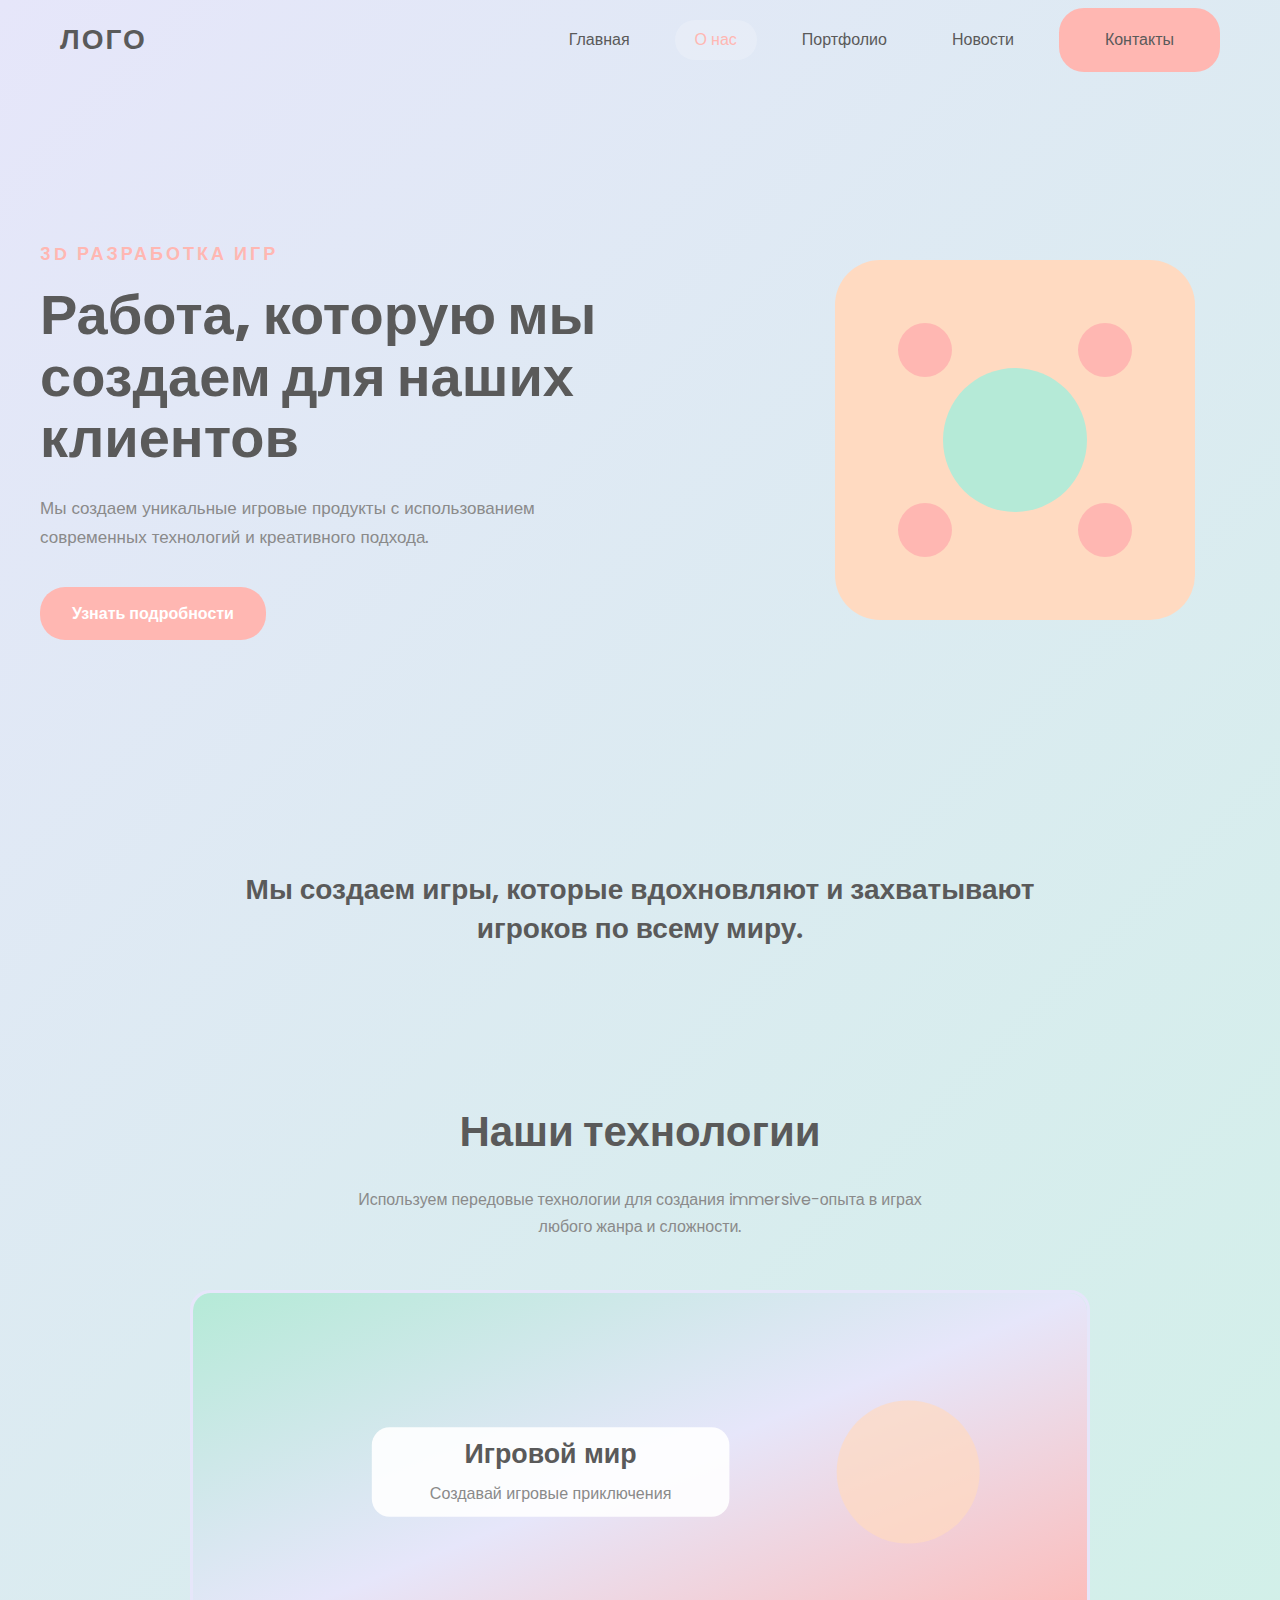
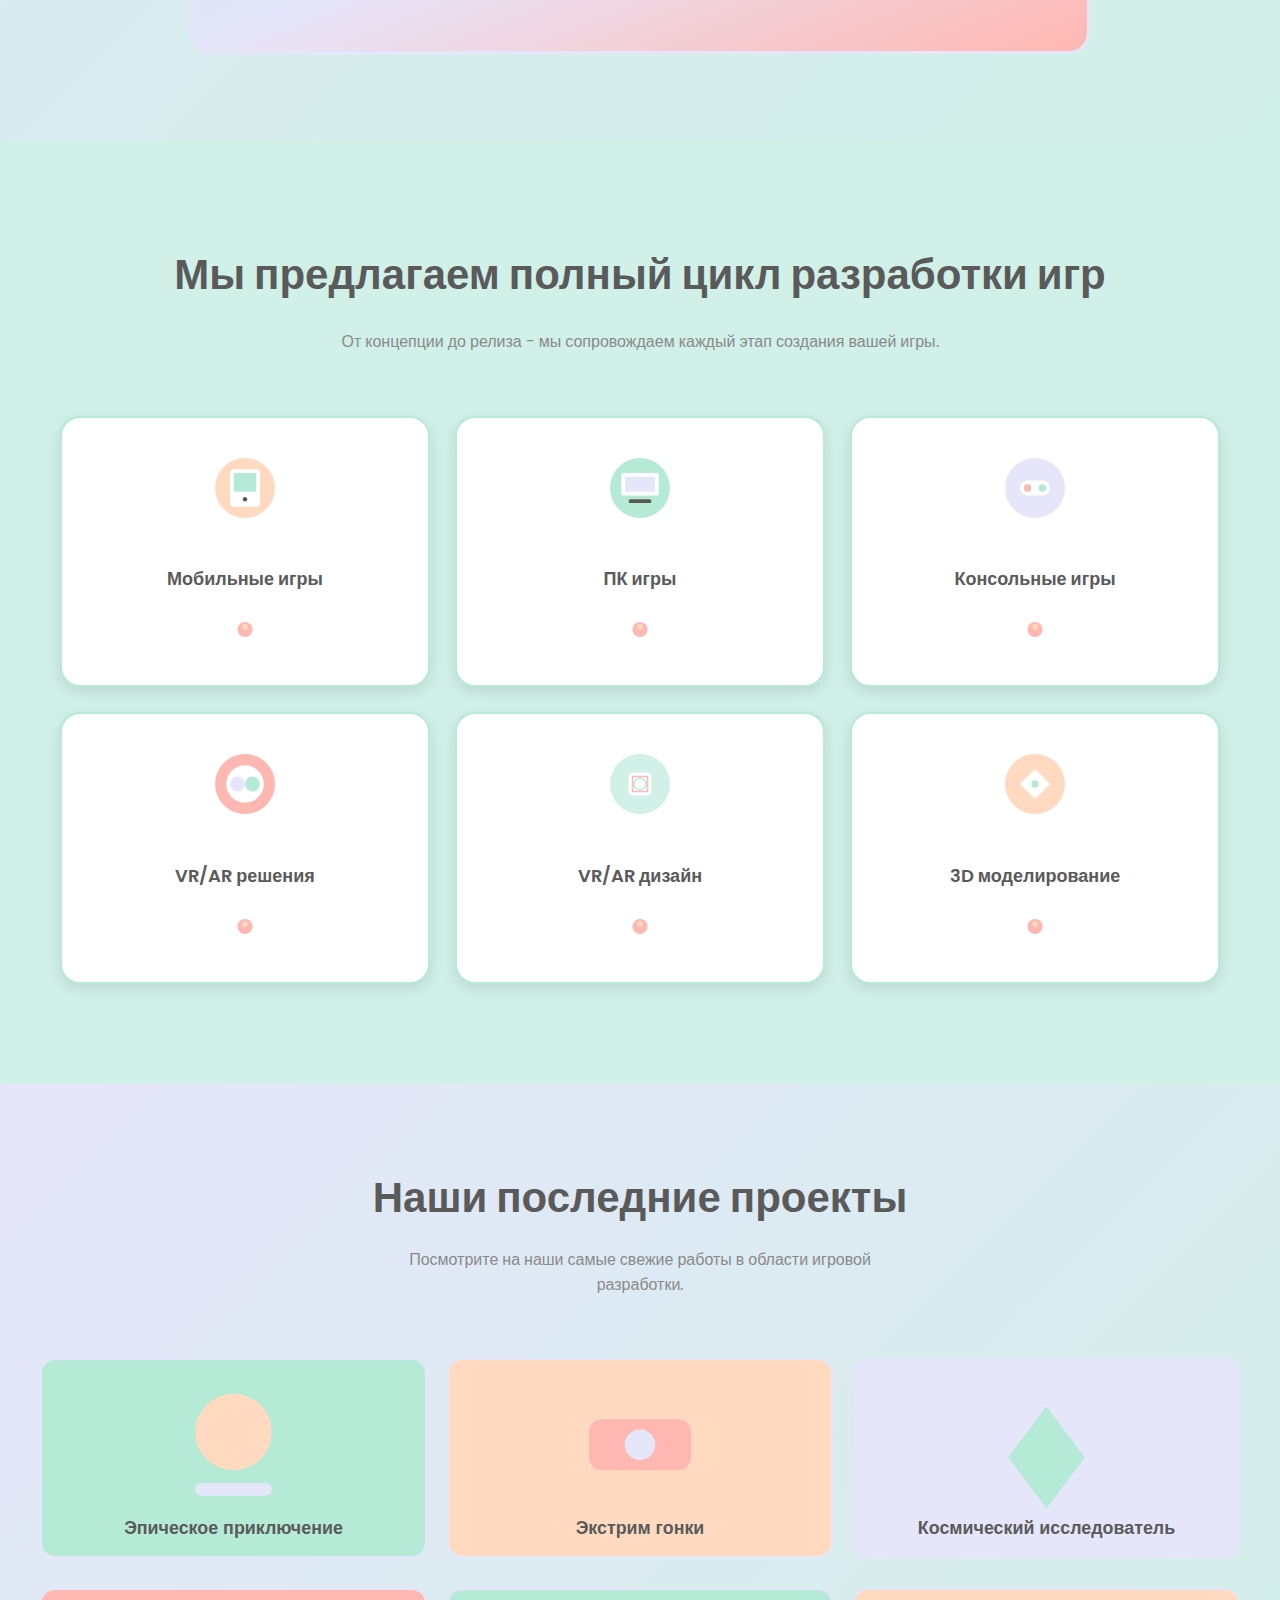
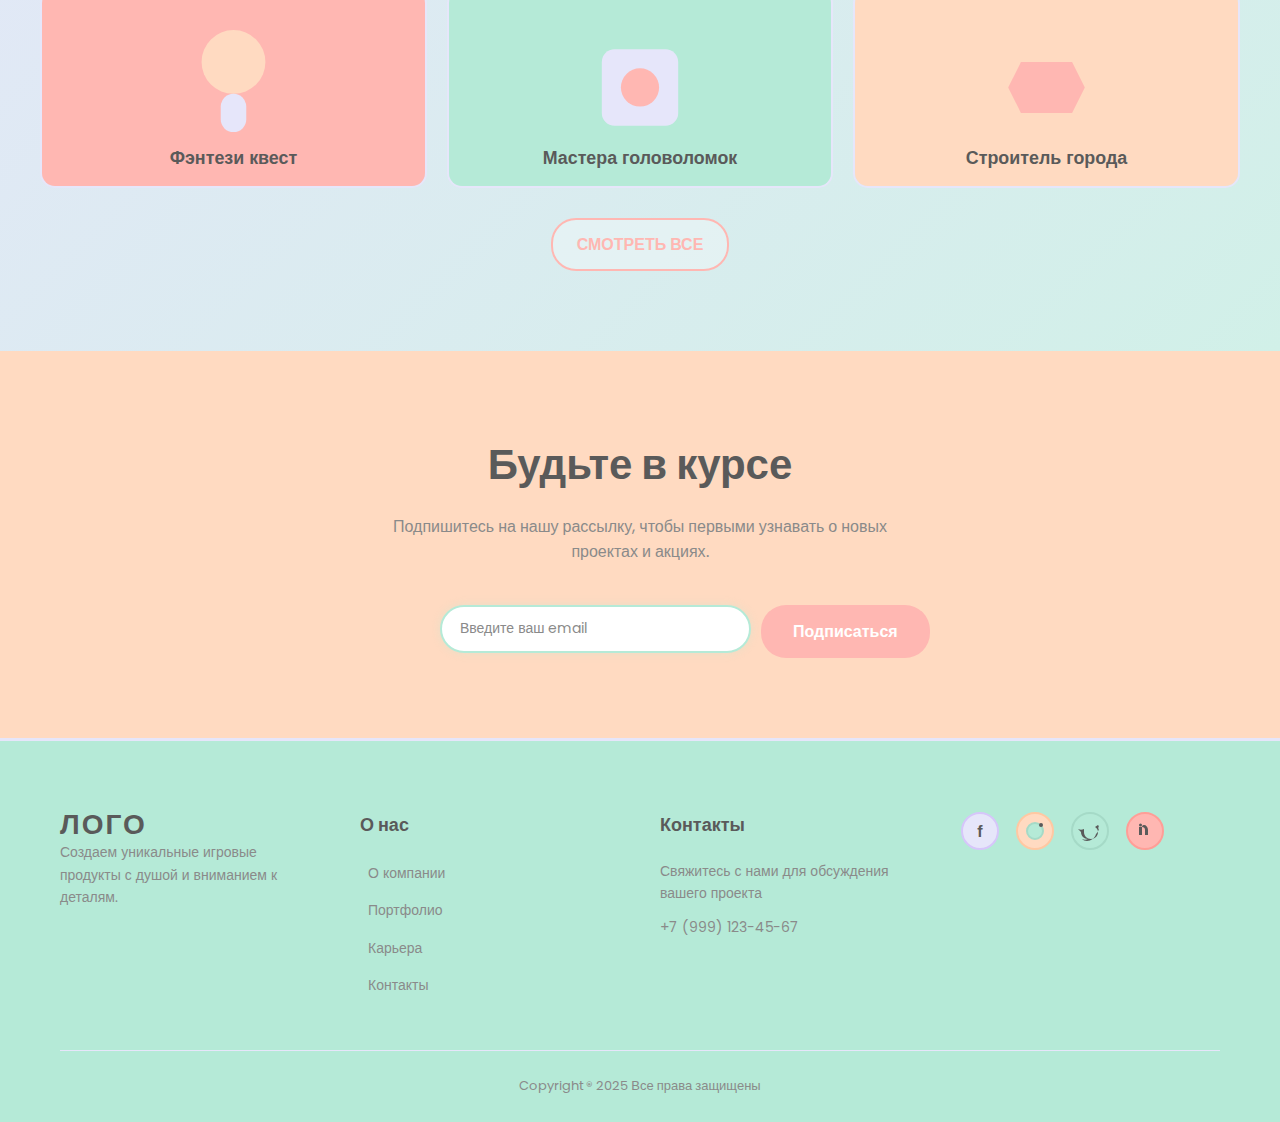
<file: index.html>
<!DOCTYPE html>
<html lang="ru">
<head>
    <meta charset="UTF-8">
    <meta name="viewport" content="width=device-width, initial-scale=1.0">
    <title>Игровая Студия</title>
    <link rel="preconnect" href="https://fonts.googleapis.com">
    <link rel="preconnect" href="https://fonts.gstatic.com" crossorigin>
    <link href="https://fonts.googleapis.com/css2?family=Poppins:wght@400;500;600;700;800&display=swap" rel="stylesheet">
    <link rel="stylesheet" href="css/main.css">
</head>
<body>
    <div class="wrapper">
        <header class="container">
            <span class="logo">лого</span>
            <nav>
                <ul>
                    <li><a href="index.html">Главная</a></li>
                    <li class="active"><a href="about.html">О нас</a></li>
                    <li><a href="portfolio.html">Портфолио</a></li>
                    <li><a href="news.html">Новости</a></li>
                    <li class="btn"><a href="contacts.html">Контакты</a></li>
                </ul>
            </nav>
        </header>

        <div class="hero container">
            <div class="hero--info">
                <h2>3D разработка игр</h2>
                <h1>Работа, которую мы создаем для наших клиентов</h1>
                <p>Мы создаем уникальные игровые продукты с использованием современных технологий и креативного подхода.</p>
                <button class="btn">Узнать подробности</button>
            </div>
            <img src="img/joystick.svg" alt="Игровой контроллер">
        </div>

        <div class="container big-text">
            <p>Мы создаем игры, которые вдохновляют и захватывают игроков по всему миру.</p>
        </div>

        <div class="container banner">
            <h3>Наши технологии</h3>
            <p>Используем передовые технологии для создания immersive-опыта в играх любого жанра и сложности.</p>
            <img src="img/banner.svg" alt="Технологии разработки">
        </div>
    </div>

    <div class="features">
        <div class="container">
            <h3>Мы предлагаем полный цикл разработки игр</h3>
            <p>От концепции до релиза - мы сопровождаем каждый этап создания вашей игры.</p>
            <div class="info">
                <div class="block">
                    <img src="img/feature1.svg" alt="Мобильная разработка">
                    <p>Мобильные игры</p>
                    <img src="img/arrow.svg" alt="Стрелка">
                </div>
                <div class="block">
                    <img src="img/feature2.svg" alt="ПК разработка">
                    <p>ПК игры</p>
                    <img src="img/arrow.svg" alt="Стрелка">
                </div>
                <div class="block">
                    <img src="img/feature3.svg" alt="Консольная разработка">
                    <p>Консольные игры</p>
                    <img src="img/arrow.svg" alt="Стрелка">
                </div>
                <div class="block">
                    <img src="img/feature4.svg" alt="VR/AR решения">
                    <p>VR/AR решения</p>
                    <img src="img/arrow.svg" alt="Стрелка">
                </div>
                <div class="block">
                    <img src="img/feature5.svg" alt="VR/AR дизайн">
                    <p>VR/AR дизайн</p>
                    <img src="img/arrow.svg" alt="Стрелка">
                </div>
                <div class="block">
                    <img src="img/feature6.svg" alt="3D моделирование">
                    <p>3D моделирование</p>
                    <img src="img/arrow.svg" alt="Стрелка">
                </div>
            </div>
        </div>
    </div>

    <div class="wrapper">
        <div class="container projects">
            <h3>Наши последние проекты</h3>
            <p>Посмотрите на наши самые свежие работы в области игровой разработки.</p>
            <div class="images">
                <img src="img/project1.svg" alt="Эпическое приключение">
                <img src="img/project2.svg" alt="Экстрим гонки">
                <img src="img/project3.svg" alt="Космический исследователь">
            </div>
            <div class="images">
                <img src="img/project4.svg" alt="Фэнтези квест">
                <img src="img/project5.svg" alt="Мастера головоломок">
                <img src="img/project6.svg" alt="Строитель города">
            </div>
            <a href="portfolio.html" class="see-all">СМОТРЕТЬ ВСЕ</a>
        </div>
    </div>

    <!-- Email Section -->
    <div class="email-section">
        <div class="container">
            <h3>Будьте в курсе</h3>
            <p>Подпишитесь на нашу рассылку, чтобы первыми узнавать о новых проектах и акциях.</p>
            <div class="email-form">
                <div class="input-group">
                    <input type="email" placeholder="Введите ваш email">
                    <button class="btn">Подписаться</button>
                </div>
            </div>
        </div>
    </div>

    <footer class="footer">
        <div class="container">
            <div class="footer-content">
                <div class="footer-column">
                    <span class="logo">лого</span>
                    <p>Создаем уникальные игровые продукты с душой и вниманием к деталям.</p>
                </div>
                <div class="footer-column">
                    <h4>О нас</h4>
                    <ul>
                        <li><a href="about.html">О компании</a></li>
                        <li><a href="portfolio.html">Портфолио</a></li>
                        <li><a href="#">Карьера</a></li>
                        <li><a href="contacts.html">Контакты</a></li>
                    </ul>
                </div>
                <div class="footer-column">
                    <h4>Контакты</h4>
                    <p>Свяжитесь с нами для обсуждения вашего проекта</p>
                    <p>+7 (999) 123-45-67</p>
                </div>
                <div class="footer-column social">
                    <a href="#"><img src="img/facebook.svg" alt="Facebook"></a>
                    <a href="#"><img src="img/instagram.svg" alt="Instagram"></a>
                    <a href="#"><img src="img/twitter.svg" alt="Twitter"></a>
                    <a href="#"><img src="img/linkedin.svg" alt="LinkedIn"></a>
                </div>
            </div>
            <div class="footer-bottom">
                <p>Copyright ® 2025 Все права защищены</p>
            </div>
        </div>
    </footer>
</body>
</html>
</file>
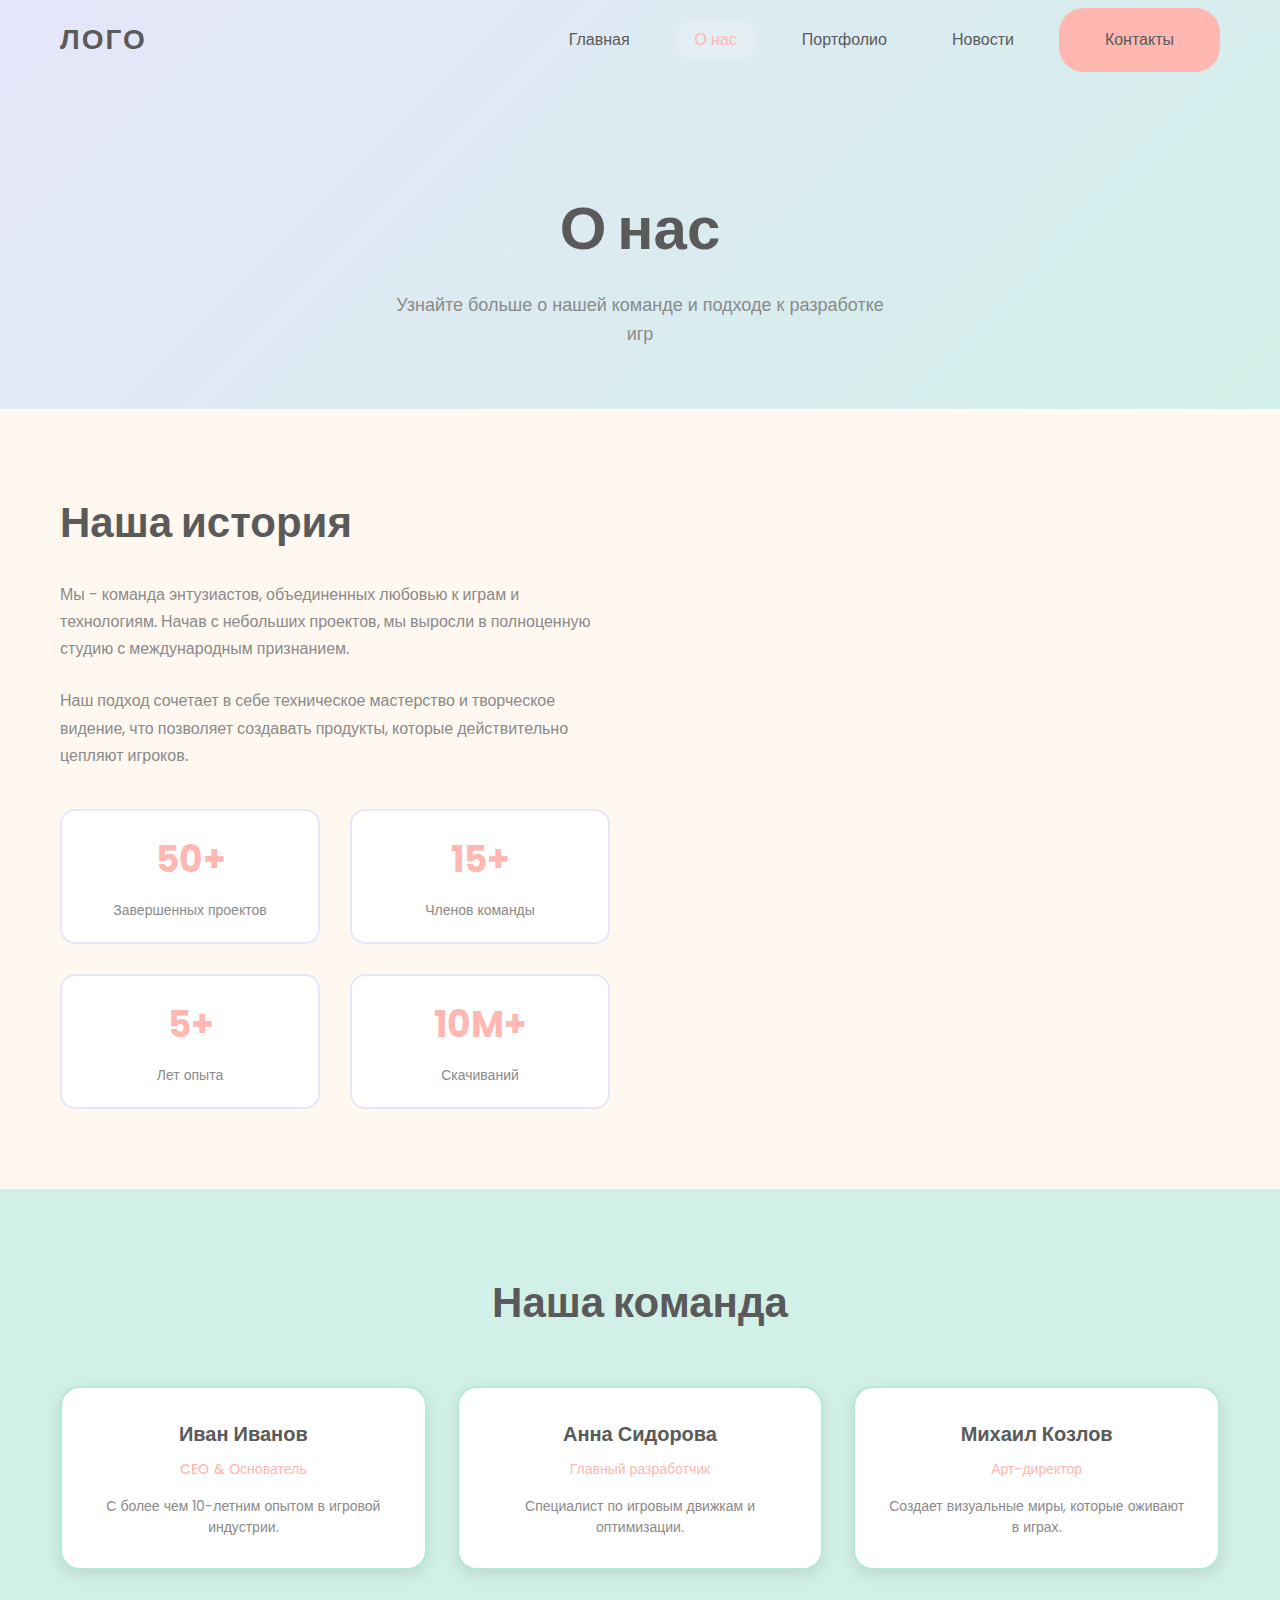
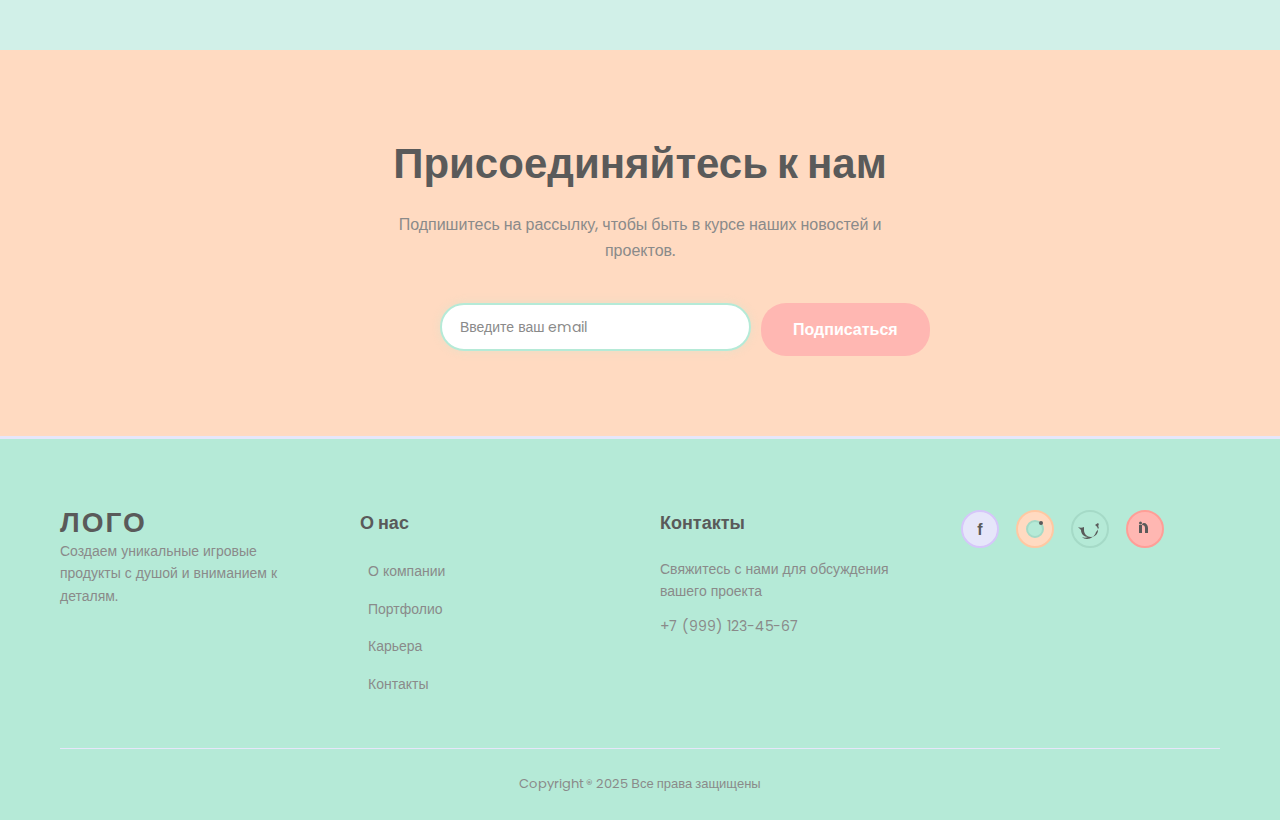
<file: about.html>
<!DOCTYPE html>
<html lang="ru">
<head>
    <meta charset="UTF-8">
    <meta name="viewport" content="width=device-width, initial-scale=1.0">
    <title>О нас - Игровая Студия</title>
    <link rel="preconnect" href="https://fonts.googleapis.com">
    <link rel="preconnect" href="https://fonts.gstatic.com" crossorigin>
    <link href="https://fonts.googleapis.com/css2?family=Poppins:wght@400;500;600;700;800&display=swap" rel="stylesheet">
    <link rel="stylesheet" href="css/main.css">
</head>
<body>
    <div class="wrapper">
        <header class="container">
            <span class="logo">лого</span>
            <nav>
                <ul>
                    <li><a href="index.html">Главная</a></li>
                    <li class="active"><a href="about.html">О нас</a></li>
                    <li><a href="portfolio.html">Портфолио</a></li>
                    <li><a href="news.html">Новости</a></li>
                    <li class="btn"><a href="contacts.html">Контакты</a></li>
                </ul>
            </nav>
        </header>

        <section class="page-header">
            <div class="container">
                <h1>О нас</h1>
                <p>Узнайте больше о нашей команде и подходе к разработке игр</p>
            </div>
        </section>
    </div>

    <section class="about-content">
        <div class="container">
            <div class="about-grid">
                <div class="about-text">
                    <h2>Наша история</h2>
                    <p>Мы - команда энтузиастов, объединенных любовью к играм и технологиям. Начав с небольших проектов, мы выросли в полноценную студию с международным признанием.</p>
                    <p>Наш подход сочетает в себе техническое мастерство и творческое видение, что позволяет создавать продукты, которые действительно цепляют игроков.</p>
                    
                    <div class="stats">
                        <div class="stat-item">
                            <span class="stat-number">50+</span>
                            <span class="stat-label">Завершенных проектов</span>
                        </div>
                        <div class="stat-item">
                            <span class="stat-number">15+</span>
                            <span class="stat-label">Членов команды</span>
                        </div>
                        <div class="stat-item">
                            <span class="stat-number">5+</span>
                            <span class="stat-label">Лет опыта</span>
                        </div>
                        <div class="stat-item">
                            <span class="stat-number">10M+</span>
                            <span class="stat-label">Скачиваний</span>
                        </div>
                    </div>
                </div>
                <div class="about-image">
                </div>
            </div>
        </div>
    </section>

    <section class="team">
        <div class="container">
            <h2>Наша команда</h2>
            <div class="team-grid">
                <div class="team-member">
                    <h3>Иван Иванов</h3>
                    <div class="position">CEO & Основатель</div>
                    <p>С более чем 10-летним опытом в игровой индустрии.</p>
                </div>
                <div class="team-member">
                    <h3>Анна Сидорова</h3>
                    <div class="position">Главный разработчик</div>
                    <p>Специалист по игровым движкам и оптимизации.</p>
                </div>
                <div class="team-member">
                    <h3>Михаил Козлов</h3>
                    <div class="position">Арт-директор</div>
                    <p>Создает визуальные миры, которые оживают в играх.</p>
                </div>
            </div>
        </div>
    </section>

    <section class="email-section">
        <div class="container">
            <h3>Присоединяйтесь к нам</h3>
            <p>Подпишитесь на рассылку, чтобы быть в курсе наших новостей и проектов.</p>
            <div class="email-form">
                <div class="input-group">
                    <input type="email" placeholder="Введите ваш email">
                    <button class="btn">Подписаться</button>
                </div>
            </div>
        </div>
    </section>

    <footer class="footer">
        <div class="container">
            <div class="footer-content">
                <div class="footer-column">
                    <span class="logo">лого</span>
                    <p>Создаем уникальные игровые продукты с душой и вниманием к деталям.</p>
                </div>
                <div class="footer-column">
                    <h4>О нас</h4>
                    <ul>
                        <li><a href="about.html">О компании</a></li>
                        <li><a href="portfolio.html">Портфолио</a></li>
                        <li><a href="#">Карьера</a></li>
                        <li><a href="contacts.html">Контакты</a></li>
                    </ul>
                </div>
                <div class="footer-column">
                    <h4>Контакты</h4>
                    <p>Свяжитесь с нами для обсуждения вашего проекта</p>
                    <p>+7 (999) 123-45-67</p>
                </div>
                <div class="footer-column social">
                    <a href="#"><img src="img/facebook.svg" alt="Facebook"></a>
                    <a href="#"><img src="img/instagram.svg" alt="Instagram"></a>
                    <a href="#"><img src="img/twitter.svg" alt="Twitter"></a>
                    <a href="#"><img src="img/linkedin.svg" alt="LinkedIn"></a>
                </div>
            </div>
            <div class="footer-bottom">
                <p>Copyright ® 2025 Все права защищены</p>
            </div>
        </div>
    </footer>
</body>
</html>
</file>
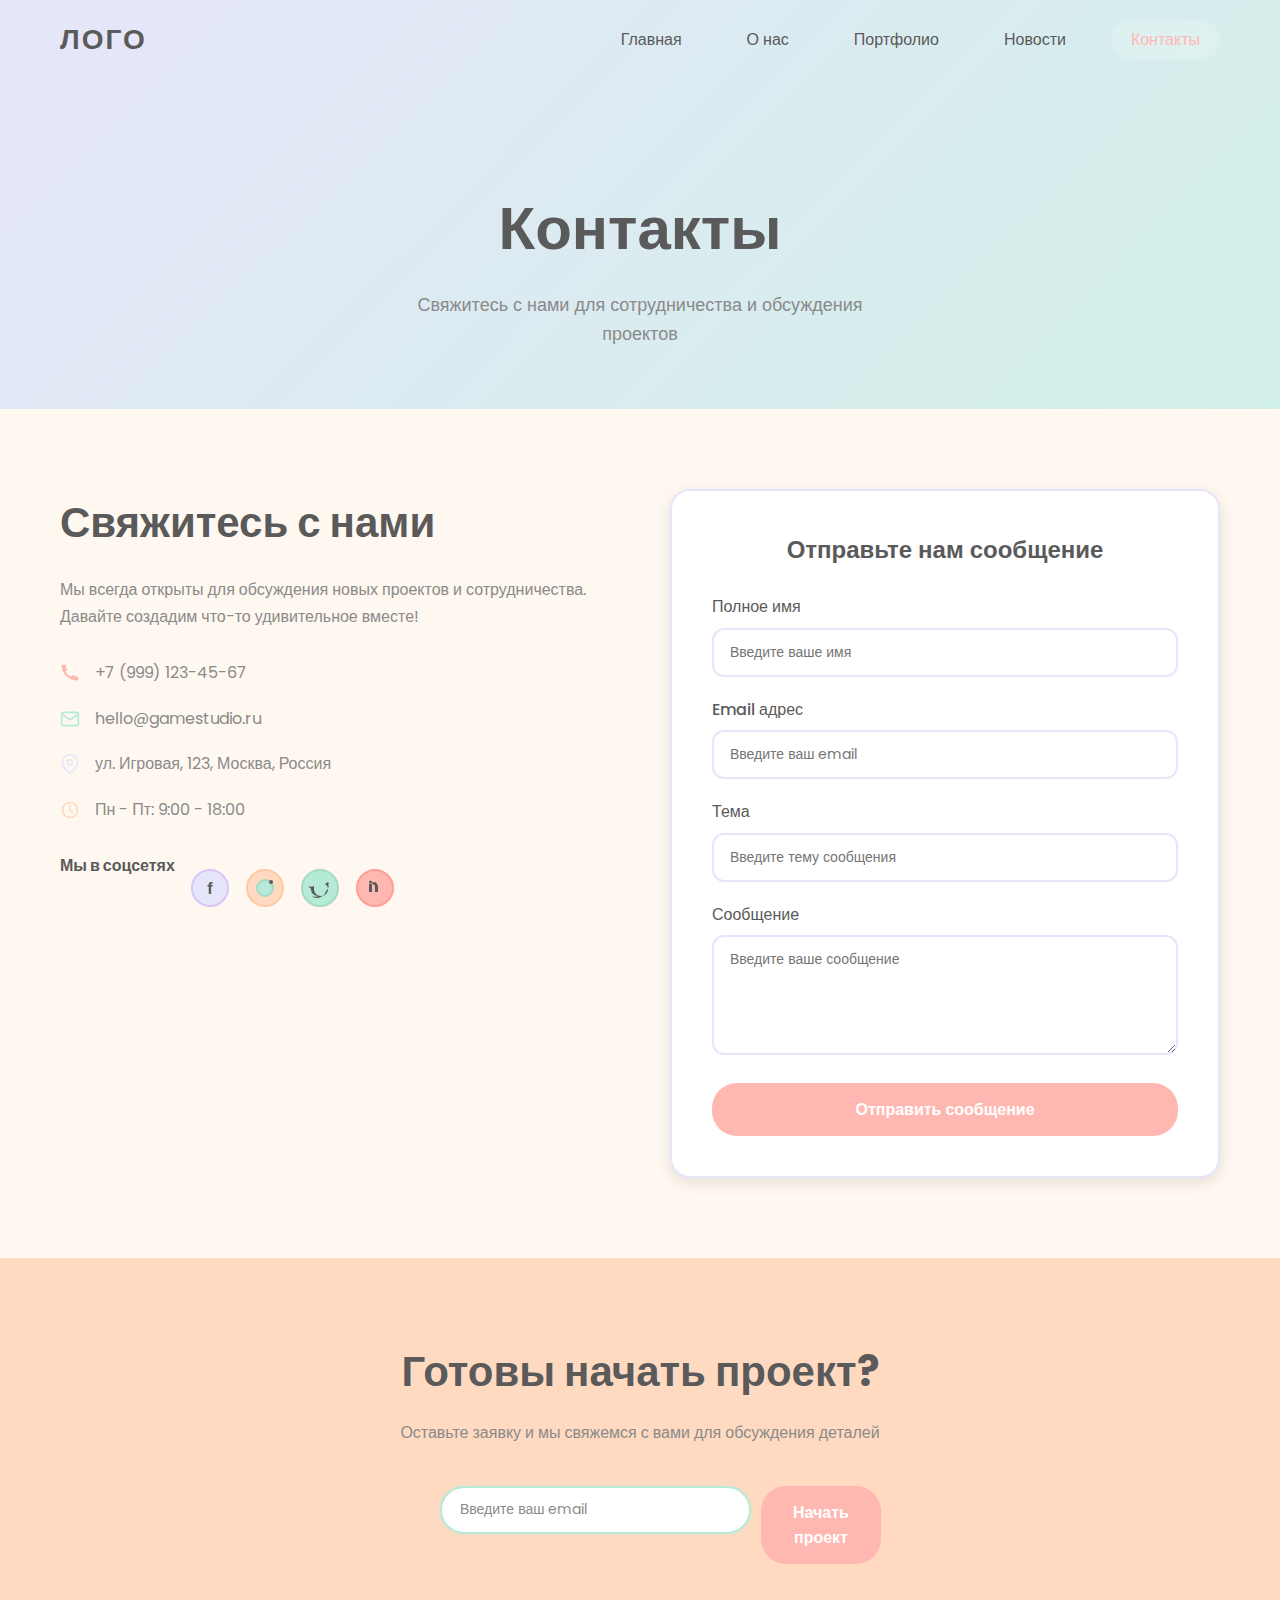
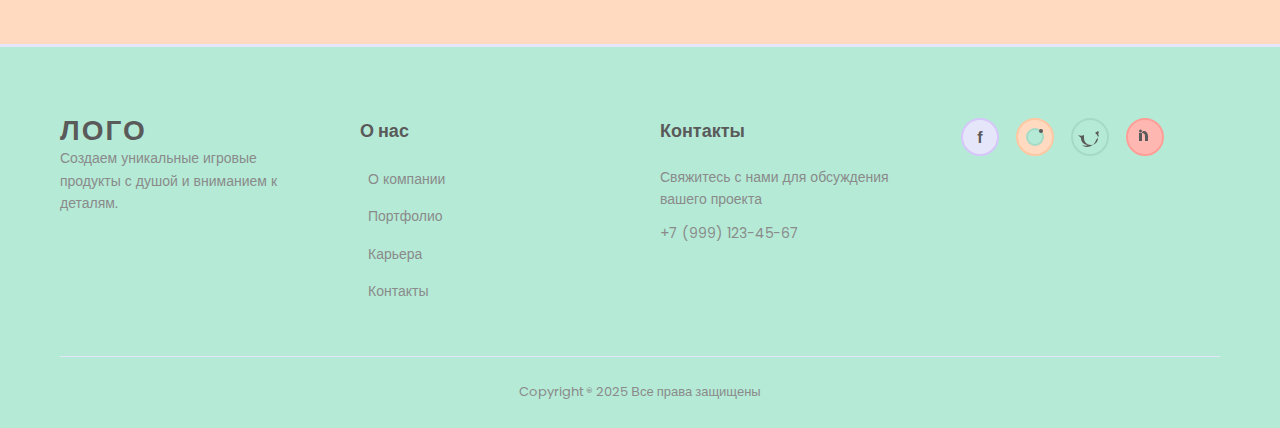
<file: contacts.html>
<!DOCTYPE html>
<html lang="ru">
<head>
    <meta charset="UTF-8">
    <meta name="viewport" content="width=device-width, initial-scale=1.0">
    <title>Контакты - Игровая Студия</title>
    <link rel="preconnect" href="https://fonts.googleapis.com">
    <link rel="preconnect" href="https://fonts.gstatic.com" crossorigin>
    <link href="https://fonts.googleapis.com/css2?family=Poppins:wght@400;500;600;700;800&display=swap" rel="stylesheet">
    <link rel="stylesheet" href="css/main.css">
</head>
<body>
    <div class="wrapper">
        <header class="container">
            <span class="logo">лого</span>
            <nav>
                <ul>
                    <li><a href="index.html">Главная</a></li>
                    <li><a href="about.html">О нас</a></li>
                    <li><a href="portfolio.html">Портфолио</a></li>
                    <li><a href="news.html">Новости</a></li>
                    <li class="active"><a href="contacts.html">Контакты</a></li>
                </ul>
            </nav>
        </header>

        <section class="page-header">
            <div class="container">
                <h1>Контакты</h1>
                <p>Свяжитесь с нами для сотрудничества и обсуждения проектов</p>
            </div>
        </section>
    </div>

    <section class="contacts-content">
        <div class="container">
            <div class="contact-grid">
                <div class="contact-info">
                    <h2>Свяжитесь с нами</h2>
                    <p>Мы всегда открыты для обсуждения новых проектов и сотрудничества. Давайте создадим что-то удивительное вместе!</p>
                    
                    <div class="contact-details">
                        <div class="contact-item">
                            <img src="img/phone-icon.svg" alt="Телефон">
                            <span>+7 (999) 123-45-67</span>
                        </div>
                        <div class="contact-item">
                            <img src="img/email-icon.svg" alt="Email">
                            <span>hello@gamestudio.ru</span>
                        </div>
                        <div class="contact-item">
                            <img src="img/location-icon.svg" alt="Адрес">
                            <span>ул. Игровая, 123, Москва, Россия</span>
                        </div>
                        <div class="contact-item">
                            <img src="img/clock-icon.svg" alt="Часы работы">
                            <span>Пн - Пт: 9:00 - 18:00</span>
                        </div>
                    </div>

                    <div class="social">
                        <h4>Мы в соцсетях</h4>
                        <div style="display: flex; gap: 15px; margin-top: 15px;">
                            <a href="#"><img src="img/facebook.svg" alt="Facebook"></a>
                            <a href="#"><img src="img/instagram.svg" alt="Instagram"></a>
                            <a href="#"><img src="img/twitter.svg" alt="Twitter"></a>
                            <a href="#"><img src="img/linkedin.svg" alt="LinkedIn"></a>
                        </div>
                    </div>
                </div>

                <div class="contact-form">
                    <h3>Отправьте нам сообщение</h3>
                    <form>
                        <div class="form-group">
                            <label for="name">Полное имя</label>
                            <input type="text" id="name" placeholder="Введите ваше имя">
                        </div>
                        <div class="form-group">
                            <label for="email">Email адрес</label>
                            <input type="email" id="email" placeholder="Введите ваш email">
                        </div>
                        <div class="form-group">
                            <label for="subject">Тема</label>
                            <input type="text" id="subject" placeholder="Введите тему сообщения">
                        </div>
                        <div class="form-group">
                            <label for="message">Сообщение</label>
                            <textarea id="message" placeholder="Введите ваше сообщение"></textarea>
                        </div>
                        <button type="submit" class="btn" style="width: 100%;">Отправить сообщение</button>
                    </form>
                </div>
            </div>
        </div>
    </section>

    <!-- Email Section -->
    <section class="email-section">
        <div class="container">
            <h3>Готовы начать проект?</h3>
            <p>Оставьте заявку и мы свяжемся с вами для обсуждения деталей</p>
            <div class="email-form">
                <div class="input-group">
                    <input type="email" placeholder="Введите ваш email">
                    <button class="btn">Начать проект</button>
                </div>
            </div>
        </div>
    </section>

    <footer class="footer">
        <div class="container">
            <div class="footer-content">
                <div class="footer-column">
                    <span class="logo">лого</span>
                    <p>Создаем уникальные игровые продукты с душой и вниманием к деталям.</p>
                </div>
                <div class="footer-column">
                    <h4>О нас</h4>
                    <ul>
                        <li><a href="about.html">О компании</a></li>
                        <li><a href="portfolio.html">Портфолио</a></li>
                        <li><a href="#">Карьера</a></li>
                        <li><a href="contacts.html">Контакты</a></li>
                    </ul>
                </div>
                <div class="footer-column">
                    <h4>Контакты</h4>
                    <p>Свяжитесь с нами для обсуждения вашего проекта</p>
                    <p>+7 (999) 123-45-67</p>
                </div>
                <div class="footer-column social">
                    <a href="#"><img src="img/facebook.svg" alt="Facebook"></a>
                    <a href="#"><img src="img/instagram.svg" alt="Instagram"></a>
                    <a href="#"><img src="img/twitter.svg" alt="Twitter"></a>
                    <a href="#"><img src="img/linkedin.svg" alt="LinkedIn"></a>
                </div>
            </div>
            <div class="footer-bottom">
                <p>Copyright ® 2025 Все права защищены</p>
            </div>
        </div>
    </footer>
</body>
</html>
</file>
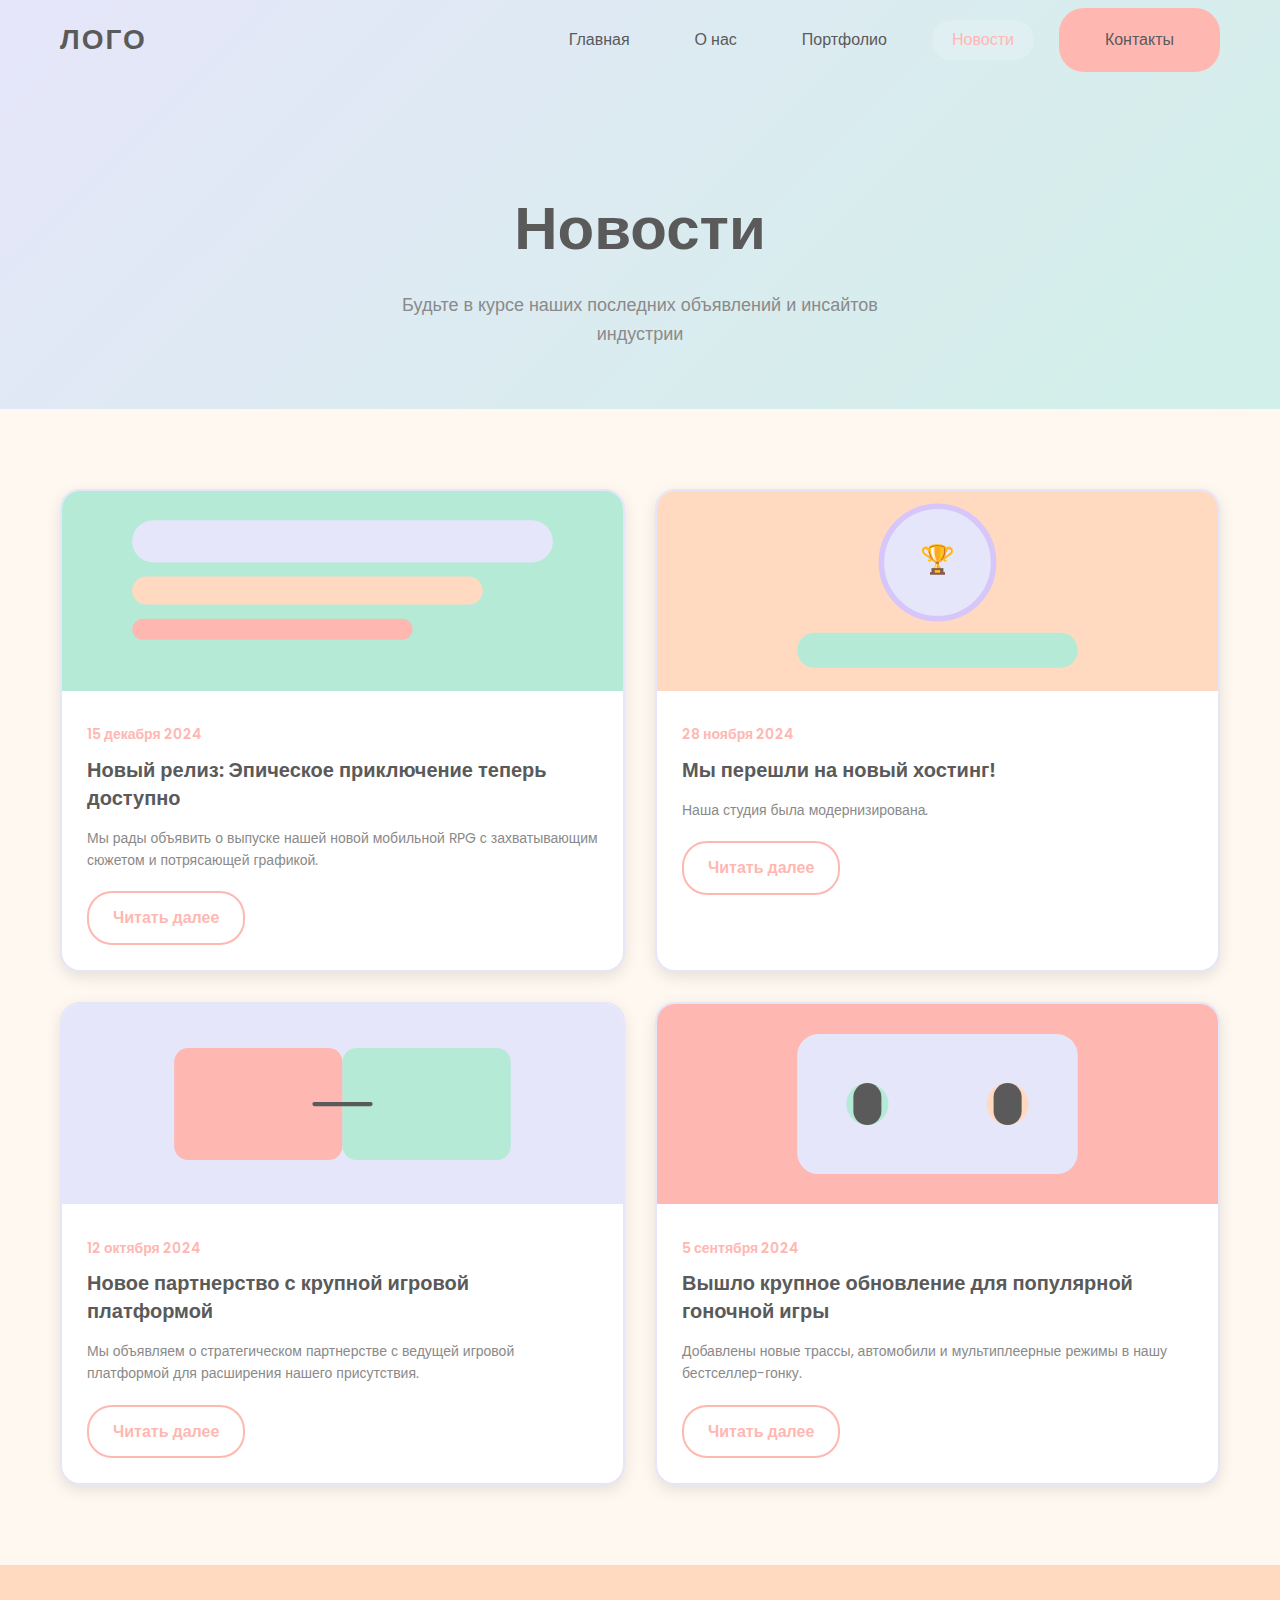
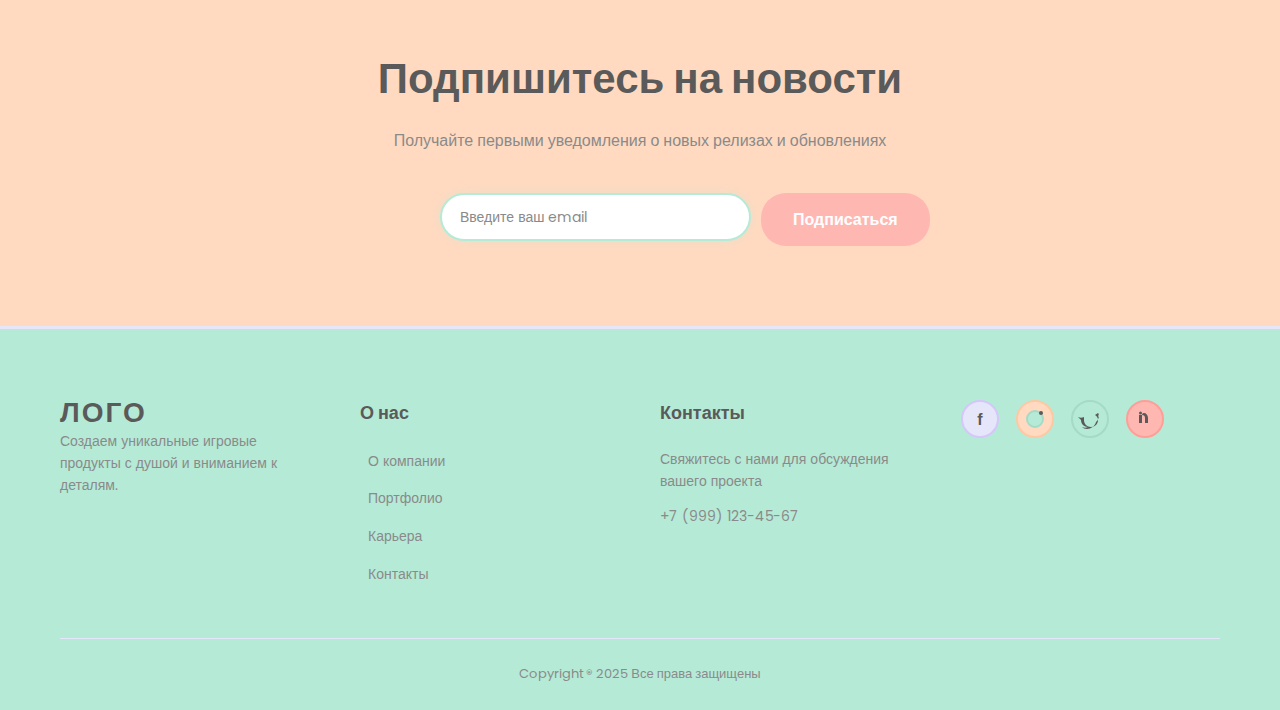
<file: news.html>
<!DOCTYPE html>
<html lang="ru">
<head>
    <meta charset="UTF-8">
    <meta name="viewport" content="width=device-width, initial-scale=1.0">
    <title>Новости - Игровая Студия</title>
    <link rel="preconnect" href="https://fonts.googleapis.com">
    <link rel="preconnect" href="https://fonts.gstatic.com" crossorigin>
    <link href="https://fonts.googleapis.com/css2?family=Poppins:wght@400;500;600;700;800&display=swap" rel="stylesheet">
    <link rel="stylesheet" href="css/main.css">
</head>
<body>
    <div class="wrapper">
        <header class="container">
            <span class="logo">лого</span>
            <nav>
                <ul>
                    <li><a href="index.html">Главная</a></li>
                    <li><a href="about.html">О нас</a></li>
                    <li><a href="portfolio.html">Портфолио</a></li>
                    <li class="active"><a href="news.html">Новости</a></li>
                    <li class="btn"><a href="contacts.html">Контакты</a></li>
                </ul>
            </nav>
        </header>

        <section class="page-header">
            <div class="container">
                <h1>Новости</h1>
                <p>Будьте в курсе наших последних объявлений и инсайтов индустрии</p>
            </div>
        </section>
    </div>

    <section class="news-grid">
        <div class="container">
            <div class="news-items">
                <div class="news-item">
                    <img src="img/news1.svg" alt="Новый релиз игры">
                    <div class="news-content">
                        <div class="news-date">15 декабря 2024</div>
                        <h3>Новый релиз: Эпическое приключение теперь доступно</h3>
                        <p>Мы рады объявить о выпуске нашей новой мобильной RPG с захватывающим сюжетом и потрясающей графикой.</p>
                        <a href="#" class="see-all">Читать далее</a>
                    </div>
                </div>
                <div class="news-item">
                    <img src="img/news2.svg" alt="Награда">
                    <div class="news-content">
                        <div class="news-date">28 ноября 2024</div>
                        <h3>Мы перешли на новый хостинг!</h3>
                        <p>Наша студия была модернизирована.</p>
                        <a href="#" class="see-all">Читать далее</a>
                    </div>
                </div>
                <div class="news-item">
                    <img src="img/news3.svg" alt="Партнерство">
                    <div class="news-content">
                        <div class="news-date">12 октября 2024</div>
                        <h3>Новое партнерство с крупной игровой платформой</h3>
                        <p>Мы объявляем о стратегическом партнерстве с ведущей игровой платформой для расширения нашего присутствия.</p>
                        <a href="#" class="see-all">Читать далее</a>
                    </div>
                </div>
                <div class="news-item">
                    <img src="img/news4.svg" alt="Обновление">
                    <div class="news-content">
                        <div class="news-date">5 сентября 2024</div>
                        <h3>Вышло крупное обновление для популярной гоночной игры</h3>
                        <p>Добавлены новые трассы, автомобили и мультиплеерные режимы в нашу бестселлер-гонку.</p>
                        <a href="#" class="see-all">Читать далее</a>
                    </div>
                </div>
            </div>
        </div>
    </section>

    <!-- Email Section -->
    <section class="email-section">
        <div class="container">
            <h3>Подпишитесь на новости</h3>
            <p>Получайте первыми уведомления о новых релизах и обновлениях</p>
            <div class="email-form">
                <div class="input-group">
                    <input type="email" placeholder="Введите ваш email">
                    <button class="btn">Подписаться</button>
                </div>
            </div>
        </div>
    </section>

    <footer class="footer">
        <div class="container">
            <div class="footer-content">
                <div class="footer-column">
                    <span class="logo">лого</span>
                    <p>Создаем уникальные игровые продукты с душой и вниманием к деталям.</p>
                </div>
                <div class="footer-column">
                    <h4>О нас</h4>
                    <ul>
                        <li><a href="about.html">О компании</a></li>
                        <li><a href="portfolio.html">Портфолио</a></li>
                        <li><a href="#">Карьера</a></li>
                        <li><a href="contacts.html">Контакты</a></li>
                    </ul>
                </div>
                <div class="footer-column">
                    <h4>Контакты</h4>
                    <p>Свяжитесь с нами для обсуждения вашего проекта</p>
                    <p>+7 (999) 123-45-67</p>
                </div>
                <div class="footer-column social">
                    <a href="#"><img src="img/facebook.svg" alt="Facebook"></a>
                    <a href="#"><img src="img/instagram.svg" alt="Instagram"></a>
                    <a href="#"><img src="img/twitter.svg" alt="Twitter"></a>
                    <a href="#"><img src="img/linkedin.svg" alt="LinkedIn"></a>
                </div>
            </div>
            <div class="footer-bottom">
                <p>Copyright ® 2025 Все права защищены</p>
            </div>
        </div>
    </footer>
</body>
</html>
</file>
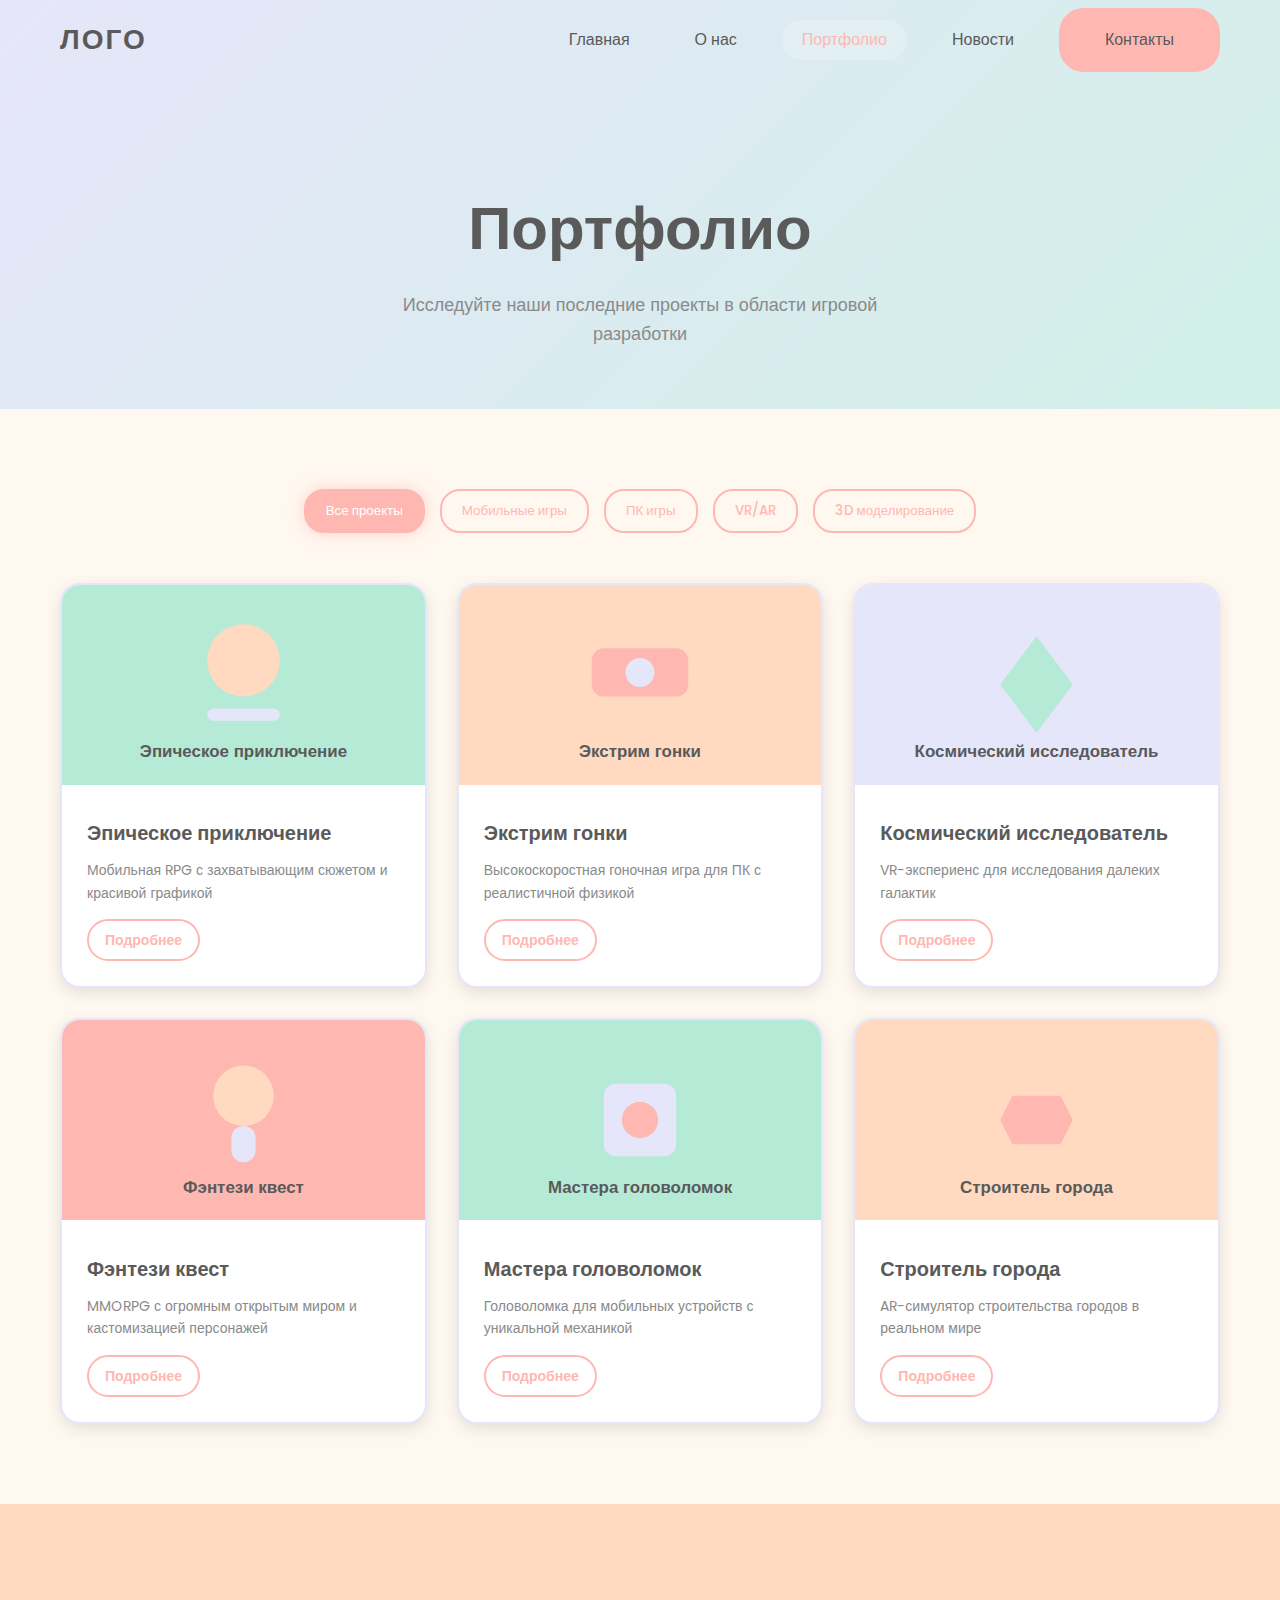
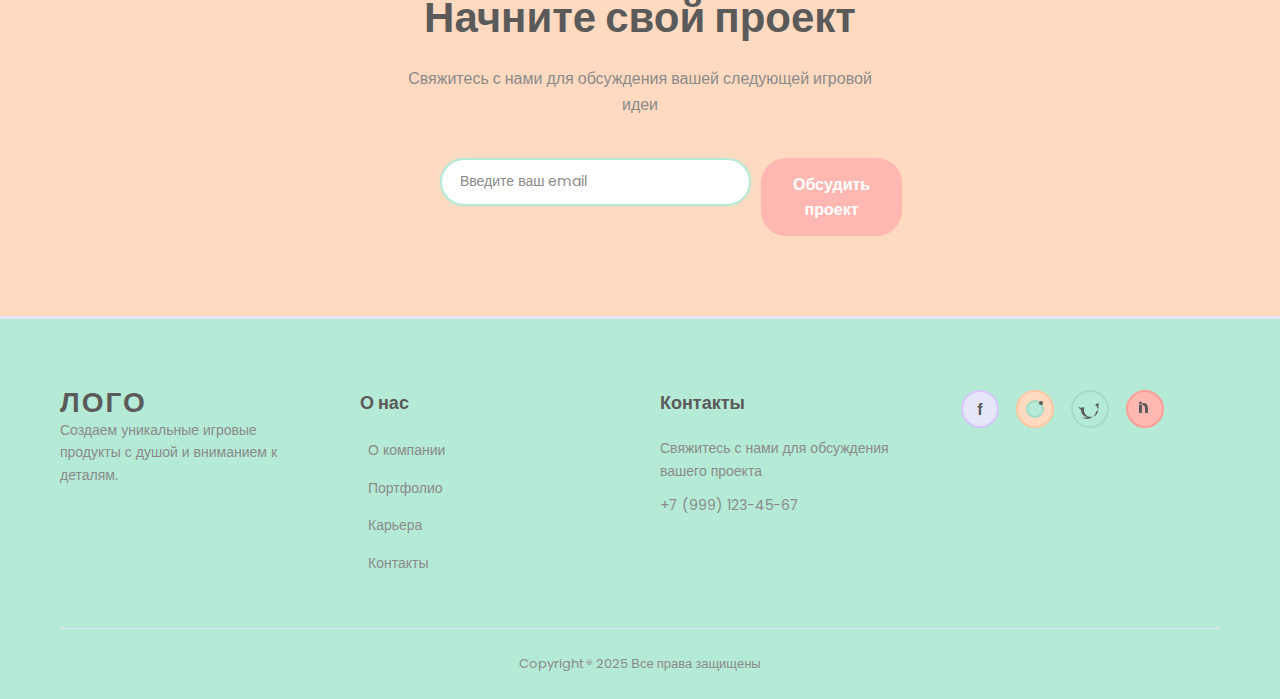
<file: portfolio.html>
<!DOCTYPE html>
<html lang="ru">
<head>
    <meta charset="UTF-8">
    <meta name="viewport" content="width=device-width, initial-scale=1.0">
    <title>Портфолио - Игровая Студия</title>
    <link rel="preconnect" href="https://fonts.googleapis.com">
    <link rel="preconnect" href="https://fonts.gstatic.com" crossorigin>
    <link href="https://fonts.googleapis.com/css2?family=Poppins:wght@400;500;600;700;800&display=swap" rel="stylesheet">
    <link rel="stylesheet" href="css/main.css">
</head>
<body>
    <div class="wrapper">
        <header class="container">
            <span class="logo">лого</span>
            <nav>
                <ul>
                    <li><a href="index.html">Главная</a></li>
                    <li><a href="about.html">О нас</a></li>
                    <li class="active"><a href="portfolio.html">Портфолио</a></li>
                    <li><a href="news.html">Новости</a></li>
                    <li class="btn"><a href="contacts.html">Контакты</a></li>
                </ul>
            </nav>
        </header>

        <section class="page-header">
            <div class="container">
                <h1>Портфолио</h1>
                <p>Исследуйте наши последние проекты в области игровой разработки</p>
            </div>
        </section>
    </div>

    <section class="portfolio-grid">
        <div class="container">
            <div class="portfolio-filters">
                <button class="filter-btn active">Все проекты</button>
                <button class="filter-btn">Мобильные игры</button>
                <button class="filter-btn">ПК игры</button>
                <button class="filter-btn">VR/AR</button>
                <button class="filter-btn">3D моделирование</button>
            </div>

            <div class="portfolio-items">
                <div class="portfolio-item">
                    <img src="img/project1.svg" alt="Эпическое приключение">
                    <div class="portfolio-info">
                        <h3>Эпическое приключение</h3>
                        <p>Мобильная RPG с захватывающим сюжетом и красивой графикой</p>
                        <a href="#" class="see-all">Подробнее</a>
                    </div>
                </div>
                <div class="portfolio-item">
                    <img src="img/project2.svg" alt="Экстрим гонки">
                    <div class="portfolio-info">
                        <h3>Экстрим гонки</h3>
                        <p>Высокоскоростная гоночная игра для ПК с реалистичной физикой</p>
                        <a href="#" class="see-all">Подробнее</a>
                    </div>
                </div>
                <div class="portfolio-item">
                    <img src="img/project3.svg" alt="Космический исследователь">
                    <div class="portfolio-info">
                        <h3>Космический исследователь</h3>
                        <p>VR-экспериенс для исследования далеких галактик</p>
                        <a href="#" class="see-all">Подробнее</a>
                    </div>
                </div>
                <div class="portfolio-item">
                    <img src="img/project4.svg" alt="Фэнтези квест">
                    <div class="portfolio-info">
                        <h3>Фэнтези квест</h3>
                        <p>MMORPG с огромным открытым миром и кастомизацией персонажей</p>
                        <a href="#" class="see-all">Подробнее</a>
                    </div>
                </div>
                <div class="portfolio-item">
                    <img src="img/project5.svg" alt="Мастера головоломок">
                    <div class="portfolio-info">
                        <h3>Мастера головоломок</h3>
                        <p>Головоломка для мобильных устройств с уникальной механикой</p>
                        <a href="#" class="see-all">Подробнее</a>
                    </div>
                </div>
                <div class="portfolio-item">
                    <img src="img/project6.svg" alt="Строитель города">
                    <div class="portfolio-info">
                        <h3>Строитель города</h3>
                        <p>AR-симулятор строительства городов в реальном мире</p>
                        <a href="#" class="see-all">Подробнее</a>
                    </div>
                </div>
            </div>
        </div>
    </section>

    <!-- Email Section -->
    <section class="email-section">
        <div class="container">
            <h3>Начните свой проект</h3>
            <p>Свяжитесь с нами для обсуждения вашей следующей игровой идеи</p>
            <div class="email-form">
                <div class="input-group">
                    <input type="email" placeholder="Введите ваш email">
                    <button class="btn">Обсудить проект</button>
                </div>
            </div>
        </div>
    </section>

    <footer class="footer">
        <div class="container">
            <div class="footer-content">
                <div class="footer-column">
                    <span class="logo">лого</span>
                    <p>Создаем уникальные игровые продукты с душой и вниманием к деталям.</p>
                </div>
                <div class="footer-column">
                    <h4>О нас</h4>
                    <ul>
                        <li><a href="about.html">О компании</a></li>
                        <li><a href="portfolio.html">Портфолио</a></li>
                        <li><a href="#">Карьера</a></li>
                        <li><a href="contacts.html">Контакты</a></li>
                    </ul>
                </div>
                <div class="footer-column">
                    <h4>Контакты</h4>
                    <p>Свяжитесь с нами для обсуждения вашего проекта</p>
                    <p>+7 (999) 123-45-67</p>
                </div>
                <div class="footer-column social">
                    <a href="#"><img src="img/facebook.svg" alt="Facebook"></a>
                    <a href="#"><img src="img/instagram.svg" alt="Instagram"></a>
                    <a href="#"><img src="img/twitter.svg" alt="Twitter"></a>
                    <a href="#"><img src="img/linkedin.svg" alt="LinkedIn"></a>
                </div>
            </div>
            <div class="footer-bottom">
                <p>Copyright ® 2025 Все права защищены</p>
            </div>
        </div>
    </footer>
</body>
</html>
</file>
<file: css/main.css>
* {
    margin: 0;
    padding: 0;
    box-sizing: border-box;
}

:root {
    --pastel-cream: #FFF8F0;
    --pastel-lavender: #E6E6FA;
    --pastel-mint: #D1F0E8;
    --pastel-peach: #FFDAC1;
    --pastel-blue: #B5EAD7;
    --pastel-pink: #FFB7B2;
    --pastel-text: #5A5A5A;
    --pastel-dark: #8A8A8A;
    --pastel-card: #FFFFFF;
    --pastel-shadow: rgba(0, 0, 0, 0.1);
    --glow-color: rgba(255, 183, 178, 0.6);
}

body {
    font-family: 'Poppins', sans-serif;
    background: var(--pastel-cream);
    color: var(--pastel-text);
    line-height: 1.6;
    overflow-x: hidden;
}

.container {
    max-width: 1200px;
    margin: 0 auto;
    padding: 0 20px;
}

.wrapper {
    background: linear-gradient(135deg, var(--pastel-lavender) 0%, var(--pastel-mint) 100%);
}


header {
    display: flex;
    justify-content: space-between;
    align-items: center;
    padding: 20px 0;
    position: relative;
    min-height: 80px;
    transition: all 0.3s ease;
}

.logo {
    font-size: 28px;
    font-weight: 800;
    color: var(--pastel-text);
    text-transform: uppercase;
    letter-spacing: 2px;
    line-height: 1;
}

nav ul {
    display: flex;
    list-style: none;
    gap: 25px;
    align-items: center;
    margin: 0;
    padding: 0;
    height: 100%;
}

nav li {
    display: flex;
    align-items: center;
    height: 44px;
}

nav a {
    text-decoration: none;
    color: var(--pastel-text);
    font-weight: 500;
    font-size: 16px;
    transition: all 0.3s ease;
    padding: 10px 20px;
    border-radius: 25px;
    display: block;
    line-height: 1.2;
}

nav a:hover {
    color: var(--pastel-pink);
    background: rgba(255, 255, 255, 0.3);
    box-shadow: 0 0 15px var(--glow-color);
}


nav .active:not(.btn) a {
    color: var(--pastel-pink);
    background: rgba(255, 255, 255, 0.2);
}


nav .btn {
    background: var(--pastel-pink);
    color: white;
    padding: 10px 24px;
    border-radius: 25px;
    transition: all 0.3s ease;
    border: 2px solid var(--pastel-pink);
    font-weight: 600;
    font-size: 15px;
    line-height: 1.2;
    height: auto;
}

nav .btn:hover {
    transform: translateY(-2px);
    background: var(--pastel-peach);
    color: var(--pastel-text);
    box-shadow: 0 5px 20px var(--glow-color);
}


nav .btn.active {
    background: var(--pastel-peach);
    color: var(--pastel-text);
    border-color: var(--pastel-peach);
    box-shadow: 0 0 15px var(--glow-color);
}

nav .btn.active:hover {
    background: var(--pastel-pink);
    color: white;
}


.btn {
    background: var(--pastel-pink);
    padding: 14px 32px;
    border-radius: 25px;
    border: none;
    color: white;
    font-weight: 600;
    font-size: 16px;
    cursor: pointer;
    transition: all 0.3s ease;
    text-decoration: none;
    display: inline-block;
    text-align: center;
    font-family: 'Poppins', sans-serif;
}

.btn:hover {
    transform: translateY(-2px);
    background: var(--pastel-peach);
    color: var(--pastel-text);
    box-shadow: 0 5px 20px var(--glow-color);
}


.see-all {
    color: var(--pastel-pink);
    text-decoration: none;
    font-weight: 600;
    font-size: 16px;
    padding: 12px 24px;
    border: 2px solid var(--pastel-pink);
    border-radius: 25px;
    transition: all 0.3s ease;
    display: inline-block;
    background: rgba(255, 255, 255, 0.3);
}

.see-all:hover {
    background: var(--pastel-pink);
    color: white;
    box-shadow: 0 0 20px var(--glow-color);
    transform: translateY(-2px);
}


.hero {
    display: flex;
    justify-content: space-between;
    align-items: center;
    padding: 80px 0;
    gap: 50px;
    min-height: 80vh;
}

.hero--info {
    flex: 1;
}

.hero--info h2 {
    color: var(--pastel-pink);
    font-size: 18px;
    font-weight: 600;
    margin-bottom: 15px;
    text-transform: uppercase;
    letter-spacing: 3px;
}

.hero--info h1 {
    font-size: 56px;
    font-weight: 800;
    line-height: 1.1;
    margin-bottom: 25px;
    color: var(--pastel-text);
}

.hero--info p {
    color: var(--pastel-dark);
    margin-bottom: 35px;
    font-size: 17px;
    line-height: 1.7;
    max-width: 500px;
}

.hero img {
    flex: 1;
    max-width: 450px;
    border-radius: 20px;
    animation: float 3s ease-in-out infinite;
}

@keyframes float {
    0%, 100% { transform: translateY(0px); }
    50% { transform: translateY(-15px); }
}


.trending {
    padding: 80px 0;
    position: relative;
}

.trending h3 {
    font-size: 42px;
    font-weight: 700;
    margin-bottom: 50px;
    text-align: center;
    color: var(--pastel-text);
}

.games {
    display: grid;
    grid-template-columns: repeat(auto-fit, minmax(280px, 1fr));
    gap: 25px;
}

.games .block {
    background: var(--pastel-card);
    border-radius: 20px;
    overflow: hidden;
    transition: all 0.3s ease;
    border: 2px solid var(--pastel-lavender);
    box-shadow: 0 5px 15px var(--pastel-shadow);
}

.games .block:hover {
    transform: translateY(-8px);
    border-color: var(--pastel-pink);
}

.games .block img {
    width: 100%;
    height: 200px;
    object-fit: cover;
}

.games .block span {
    display: flex;
    align-items: center;
    gap: 8px;
    padding: 18px;
    color: var(--pastel-dark);
    font-size: 14px;
}


.big-text {
    padding: 70px 0;
    text-align: center;
}

.big-text p {
    font-size: 28px;
    font-weight: 600;
    color: var(--pastel-text);
    max-width: 800px;
    margin: 0 auto;
    line-height: 1.4;
}


.banner {
    padding: 80px 0;
    text-align: center;
}

.banner h3 {
    font-size: 42px;
    font-weight: 700;
    margin-bottom: 20px;
    color: var(--pastel-text);
}

.banner p {
    color: var(--pastel-dark);
    max-width: 600px;
    margin: 0 auto 50px;
    font-size: 16px;
    line-height: 1.7;
}

.banner img {
    width: 100%;
    max-width: 900px;
    border-radius: 20px;
    border: 3px solid var(--pastel-lavender);
}


.features {
    background: var(--pastel-mint);
    padding: 100px 0;
}

.features h3 {
    font-size: 42px;
    font-weight: 700;
    margin-bottom: 20px;
    text-align: center;
    color: var(--pastel-text);
}

.features > .container > p {
    color: var(--pastel-dark);
    text-align: center;
    max-width: 700px;
    margin: 0 auto 60px;
    font-size: 16px;
    line-height: 1.7;
}

.info {
    display: grid;
    grid-template-columns: repeat(auto-fit, minmax(300px, 1fr));
    gap: 25px;
}

.features .block {
    background: var(--pastel-card);
    padding: 40px 25px;
    border-radius: 20px;
    text-align: center;
    transition: all 0.3s ease;
    border: 2px solid var(--pastel-blue);
    box-shadow: 0 5px 15px var(--pastel-shadow);
}

.features .block:hover {
    transform: translateY(-8px);
    border-color: var(--pastel-pink);
}

.features .block img:first-child {
    width: 60px;
    height: 60px;
    margin-bottom: 20px;
}

.features .block p {
    font-size: 18px;
    font-weight: 600;
    margin: 20px 0;
    color: var(--pastel-text);
}

.features .block img:last-child {
    width: 24px;
    height: 24px;
    transition: transform 0.3s ease;
}

.features .block:hover img:last-child {
    transform: translateX(5px);
}


.projects {
    padding: 80px 0;
    text-align: center;
}

.projects h3 {
    font-size: 42px;
    font-weight: 700;
    margin-bottom: 15px;
    color: var(--pastel-text);
}

.projects > p {
    color: var(--pastel-dark);
    margin-bottom: 60px;
    font-size: 16px;
    max-width: 500px;
    margin-left: auto;
    margin-right: auto;
}

.images {
    display: grid;
    grid-template-columns: repeat(auto-fit, minmax(300px, 1fr));
    gap: 20px;
    margin-bottom: 30px;
}

.images img {
    width: 100%;
    height: 200px;
    border-radius: 15px;
    transition: all 0.3s ease;
    border: 2px solid var(--pastel-lavender);
    object-fit: cover;
}

.images img:hover {
    transform: scale(1.03);
    border-color: var(--pastel-pink);
}


.page-header {
    text-align: center;
    padding: 100px 0 60px;
}

.page-header h1 {
    font-size: 60px;
    font-weight: 800;
    margin-bottom: 15px;
    color: var(--pastel-text);
}

.page-header p {
    font-size: 18px;
    color: var(--pastel-dark);
    max-width: 500px;
    margin: 0 auto;
}


.email-section {
    background: var(--pastel-peach);
    padding: 80px 0;
    text-align: center;
}

.email-section h3 {
    font-size: 42px;
    font-weight: 700;
    margin-bottom: 15px;
    color: var(--pastel-text);
}

.email-section p {
    color: var(--pastel-dark);
    font-size: 16px;
    margin-bottom: 40px;
    max-width: 500px;
    margin-left: auto;
    margin-right: auto;
}

.input-group {
    display: flex;
    max-width: 400px;
    margin: 0 auto;
    gap: 10px;
}

.input-group input {
    flex: 1;
    padding: 14px 18px;
    border: 2px solid var(--pastel-lavender);
    border-radius: 25px;
    background: white;
    color: var(--pastel-text);
    font-size: 14px;
    transition: border-color 0.3s ease;
    font-family: 'Poppins', sans-serif;
    height: 48px;
}

.input-group input:focus {
    outline: none;
    border-color: var(--pastel-pink);
    box-shadow: 0 0 10px var(--glow-color);
}

.input-group input::placeholder {
    color: var(--pastel-dark);
}


.footer {
    background: var(--pastel-blue);
    padding: 70px 0 25px;
    border-top: 3px solid var(--pastel-lavender);
}

.footer-content {
    display: grid;
    grid-template-columns: repeat(auto-fit, minmax(250px, 1fr));
    gap: 40px;
    margin-bottom: 40px;
}

.footer-column h4 {
    font-size: 18px;
    font-weight: 600;
    margin-bottom: 20px;
    color: var(--pastel-text);
}

.footer-column ul {
    list-style: none;
}

.footer-column ul li {
    margin-bottom: 12px;
}

.footer-column ul li a {
    color: var(--pastel-dark);
    text-decoration: none;
    transition: all 0.3s ease;
    font-size: 14px;
    padding: 4px 8px;
    border-radius: 15px;
}

.footer-column ul li a:hover {
    color: var(--pastel-pink);
    background: rgba(255, 255, 255, 0.3);
    box-shadow: 0 0 10px var(--glow-color);
}

.footer-column p {
    color: var(--pastel-dark);
    line-height: 1.6;
    margin-bottom: 12px;
    font-size: 14px;
}

.social {
    display: flex;
    gap: 15px;
}

.social a {
    display: inline-block;
    transition: transform 0.3s ease;
}

.social a:hover {
    transform: translateY(-3px);
}

.footer-bottom {
    text-align: center;
    padding-top: 25px;
    border-top: 1px solid var(--pastel-lavender);
    color: var(--pastel-dark);
    font-size: 13px;
}


.portfolio-grid {
    padding: 80px 0;
}

.portfolio-filters {
    display: flex;
    justify-content: center;
    gap: 15px;
    margin-bottom: 50px;
    flex-wrap: wrap;
}

.filter-btn {
    background: transparent;
    border: 2px solid var(--pastel-pink);
    color: var(--pastel-pink);
    padding: 10px 20px;
    border-radius: 20px;
    cursor: pointer;
    font-weight: 500;
    transition: all 0.3s ease;
    font-family: 'Poppins', sans-serif;
}

.filter-btn.active,
.filter-btn:hover {
    background: var(--pastel-pink);
    color: white;
    box-shadow: 0 0 15px var(--glow-color);
}

.portfolio-items {
    display: grid;
    grid-template-columns: repeat(auto-fit, minmax(350px, 1fr));
    gap: 30px;
}

.portfolio-item {
    background: var(--pastel-card);
    border-radius: 20px;
    overflow: hidden;
    transition: all 0.3s ease;
    border: 2px solid var(--pastel-lavender);
    box-shadow: 0 5px 15px var(--pastel-shadow);
}

.portfolio-item:hover {
    transform: translateY(-8px);
    border-color: var(--pastel-pink);
}

.portfolio-item img {
    width: 100%;
    height: 200px;
    object-fit: cover;
}

.portfolio-info {
    padding: 25px;
}

.portfolio-info h3 {
    font-size: 20px;
    font-weight: 600;
    margin-bottom: 10px;
    color: var(--pastel-text);
}

.portfolio-info p {
    color: var(--pastel-dark);
    font-size: 14px;
    line-height: 1.6;
    margin-bottom: 15px;
}

.portfolio-info .see-all {
    font-size: 14px;
    padding: 8px 16px;
}


.news-grid {
    padding: 80px 0;
}

.news-items {
    display: grid;
    grid-template-columns: repeat(auto-fit, minmax(400px, 1fr));
    gap: 30px;
}

.news-item {
    background: var(--pastel-card);
    border-radius: 20px;
    overflow: hidden;
    transition: all 0.3s ease;
    border: 2px solid var(--pastel-lavender);
    box-shadow: 0 5px 15px var(--pastel-shadow);
}

.news-item:hover {
    transform: translateY(-8px);
    border-color: var(--pastel-pink);
}

.news-item img {
    width: 100%;
    height: 200px;
    object-fit: cover;
}

.news-content {
    padding: 25px;
}

.news-date {
    color: var(--pastel-pink);
    font-size: 14px;
    font-weight: 600;
    margin-bottom: 10px;
}

.news-content h3 {
    font-size: 20px;
    font-weight: 600;
    margin-bottom: 15px;
    line-height: 1.4;
    color: var(--pastel-text);
}

.news-content p {
    color: var(--pastel-dark);
    font-size: 14px;
    margin-bottom: 20px;
    line-height: 1.6;
}


.contacts-content {
    padding: 80px 0;
}

.contact-grid {
    display: grid;
    grid-template-columns: 1fr 1fr;
    gap: 60px;
    align-items: start;
}

.contact-info h2 {
    font-size: 42px;
    font-weight: 700;
    margin-bottom: 20px;
    color: var(--pastel-text);
}

.contact-info p {
    color: var(--pastel-dark);
    font-size: 16px;
    margin-bottom: 30px;
    line-height: 1.7;
}

.contact-details {
    margin-bottom: 30px;
}

.contact-item {
    display: flex;
    align-items: center;
    gap: 15px;
    margin-bottom: 20px;
    color: var(--pastel-dark);
    font-size: 16px;
}

.contact-item img {
    width: 20px;
    height: 20px;
}

.contact-form {
    background: var(--pastel-card);
    padding: 40px;
    border-radius: 20px;
    border: 2px solid var(--pastel-lavender);
    box-shadow: 0 5px 15px var(--pastel-shadow);
}

.contact-form h3 {
    font-size: 24px;
    font-weight: 600;
    margin-bottom: 25px;
    color: var(--pastel-text);
    text-align: center;
}

.form-group {
    margin-bottom: 20px;
}

.form-group label {
    display: block;
    margin-bottom: 8px;
    font-weight: 500;
    color: var(--pastel-text);
}

.form-group input,
.form-group textarea {
    width: 100%;
    padding: 12px 16px;
    background: white;
    border: 2px solid var(--pastel-lavender);
    border-radius: 12px;
    color: var(--pastel-text);
    font-size: 14px;
    transition: all 0.3s ease;
    font-family: 'Poppins', sans-serif;
}

.form-group input:focus,
.form-group textarea:focus {
    outline: none;
    border-color: var(--pastel-pink);
    box-shadow: 0 0 10px var(--glow-color);
}

.form-group textarea {
    height: 120px;
    resize: vertical;
}


.about-content {
    padding: 80px 0;
}

.about-grid {
    display: grid;
    grid-template-columns: 1fr 1fr;
    gap: 60px;
    align-items: center;
}

.about-text h2 {
    font-size: 42px;
    font-weight: 700;
    margin-bottom: 25px;
    color: var(--pastel-text);
}

.about-text p {
    color: var(--pastel-dark);
    font-size: 16px;
    line-height: 1.7;
    margin-bottom: 25px;
}

.stats {
    display: grid;
    grid-template-columns: repeat(2, 1fr);
    gap: 30px;
    margin-top: 40px;
}

.stat-item {
    text-align: center;
    padding: 20px;
    background: var(--pastel-card);
    border-radius: 15px;
    border: 2px solid var(--pastel-lavender);
}

.stat-number {
    font-size: 36px;
    font-weight: 700;
    color: var(--pastel-pink);
    display: block;
    margin-bottom: 8px;
}

.stat-label {
    color: var(--pastel-dark);
    font-size: 14px;
    font-weight: 500;
}

.team {
    padding: 80px 0;
    background: var(--pastel-mint);
}

.team h2 {
    font-size: 42px;
    font-weight: 700;
    text-align: center;
    margin-bottom: 50px;
    color: var(--pastel-text);
}

.team-grid {
    display: grid;
    grid-template-columns: repeat(auto-fit, minmax(280px, 1fr));
    gap: 30px;
}

.team-member {
    background: var(--pastel-card);
    padding: 30px;
    border-radius: 20px;
    text-align: center;
    border: 2px solid var(--pastel-blue);
    transition: all 0.3s ease;
    box-shadow: 0 5px 15px var(--pastel-shadow);
}

.team-member:hover {
    transform: translateY(-8px);
    border-color: var(--pastel-pink);
}

.team-member img {
    width: 100px;
    height: 100px;
    border-radius: 50%;
    margin-bottom: 20px;
    object-fit: cover;
}

.team-member h3 {
    font-size: 20px;
    font-weight: 600;
    margin-bottom: 8px;
    color: var(--pastel-text);
}

.team-member .position {
    color: var(--pastel-pink);
    font-weight: 500;
    margin-bottom: 15px;
    font-size: 14px;
}

.team-member p {
    color: var(--pastel-dark);
    font-size: 14px;
    line-height: 1.5;
}


.email-error {
    display: none;
    position: fixed;
    top: 20px;
    right: 20px;
    background: var(--pastel-pink);
    color: white;
    padding: 20px 25px;
    border-radius: 15px;
    box-shadow: 0 10px 30px rgba(255, 183, 178, 0.4);
    z-index: 1000;
    max-width: 300px;
    animation: slideInRight 0.5s ease-out;
}

.email-error.show {
    display: block;
}

.email-error-content {
    display: flex;
    align-items: center;
    gap: 12px;
}

.email-error-icon {
    width: 24px;
    height: 24px;
    flex-shrink: 0;
}

.email-error-message {
    font-size: 14px;
    font-weight: 500;
    line-height: 1.4;
}

@keyframes slideInRight {
    from {
        transform: translateX(100%);
        opacity: 0;
    }
    to {
        transform: translateX(0);
        opacity: 1;
    }
}

@keyframes slideOutRight {
    from {
        transform: translateX(0);
        opacity: 1;
    }
    to {
        transform: translateX(100%);
        opacity: 0;
    }
}

.email-error.hide {
    animation: slideOutRight 0.5s ease-in forwards;
}


.input-group input:invalid {
    border-color: var(--pastel-pink);
    box-shadow: 0 0 10px rgba(255, 183, 178, 0.3);
}

.input-group input:valid {
    border-color: var(--pastel-blue);
    box-shadow: 0 0 10px rgba(181, 234, 215, 0.3);
}


@media (max-width: 1024px) {
    .hero h1 {
        font-size: 48px;
    }
    
    .hero {
        flex-direction: column;
        text-align: center;
    }
    
    .hero--info p {
        margin-left: auto;
        margin-right: auto;
    }
}

@media (max-width: 768px) {
    header {
        flex-direction: column;
        gap: 15px;
        padding: 15px 0;
        min-height: auto;
    }
    
    nav ul {
        flex-wrap: wrap;
        justify-content: center;
        gap: 15px;
    }
    
    nav li {
        height: 40px;
    }
    
    nav a {
        padding: 8px 16px;
        font-size: 14px;
    }
    
    nav .btn {
        padding: 8px 18px;
        font-size: 14px;
    }
    
    .hero h1 {
        font-size: 36px;
    }
    
    .hero img {
        max-width: 300px;
    }
    
    .trending h3,
    .banner h3,
    .features h3,
    .projects h3,
    .email-section h3,
    .page-header h1 {
        font-size: 32px;
    }
    
    .big-text p {
        font-size: 22px;
    }
    
    .input-group {
        flex-direction: column;
        max-width: 300px;
    }
    
    .contact-grid,
    .about-grid {
        grid-template-columns: 1fr;
        gap: 40px;
    }
    
    .portfolio-items,
    .news-items {
        grid-template-columns: 1fr;
    }
    
    .stats {
        grid-template-columns: 1fr;
    }
    
    .contact-form {
        padding: 25px;
    }
}

@media (max-width: 480px) {
    .container {
        padding: 0 15px;
    }
    
    .hero h1 {
        font-size: 28px;
    }
    
    .hero--info h2 {
        font-size: 16px;
    }
    
    .games,
    .info,
    .images {
        grid-template-columns: 1fr;
    }
    
    .footer-content {
        grid-template-columns: 1fr;
        text-align: center;
    }
    
    .social {
        justify-content: center;
    }
    
    .input-group {
        max-width: 280px;
    }
    
    .portfolio-filters {
        gap: 10px;
    }
    
    .filter-btn {
        padding: 8px 16px;
        font-size: 14px;
    }
    
    .portfolio-items,
    .news-items {
        grid-template-columns: 1fr;
    }
    
    .contact-form {
        padding: 20px;
    }
    
    nav ul {
        gap: 10px;
    }
    
    nav a {
        padding: 6px 12px;
        font-size: 13px;
    }
    
    nav .btn {
        padding: 6px 14px;
        font-size: 13px;
    }
}
</file>
